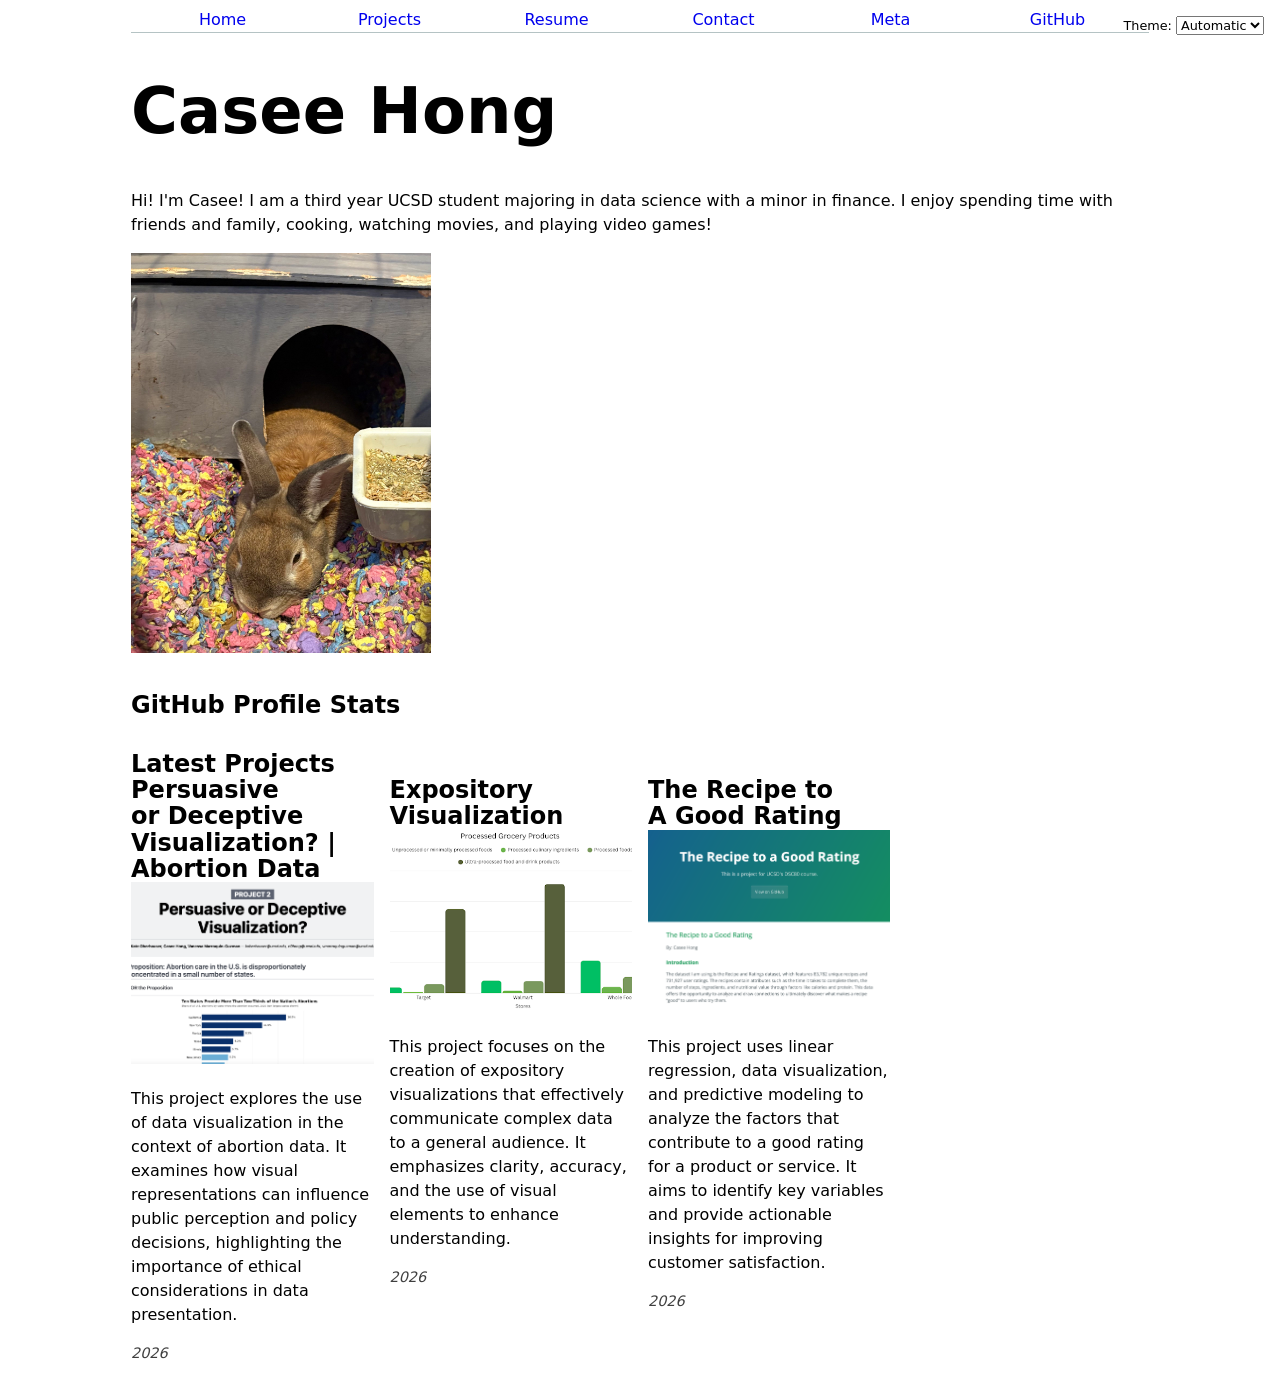
<file: index.html>
<!DOCTYPE html>
<html lang="en">
<head>
    <meta charset="UTF-8">
    <meta name="viewport" content="width=device-width, initial-scale=1.0">
    <title>Casee Hong: Personal site and portfolio</title>
    <link rel="stylesheet" href="styles.css">
    <script type="module" src="global.js"></script>
    <script src="index.js" type="module" defer></script>
</head>
<body>
    <h1>Casee Hong</h1>
    <p>Hi! I'm Casee! I am a third year UCSD student majoring in data science with a minor in finance. I enjoy spending time with friends and family, cooking, watching movies, and playing video games!</p>
    <img src="images/gibby.jpg" alt="My bunny, Gibby lying down in his house." class="shrunk-image">
    <div id="profile-stats">
        <h2>GitHub Profile Stats</h2>
    </div>
    <h2>Latest Projects</h2>
    <div class="projects"></div>
</body>
</html>
</file>
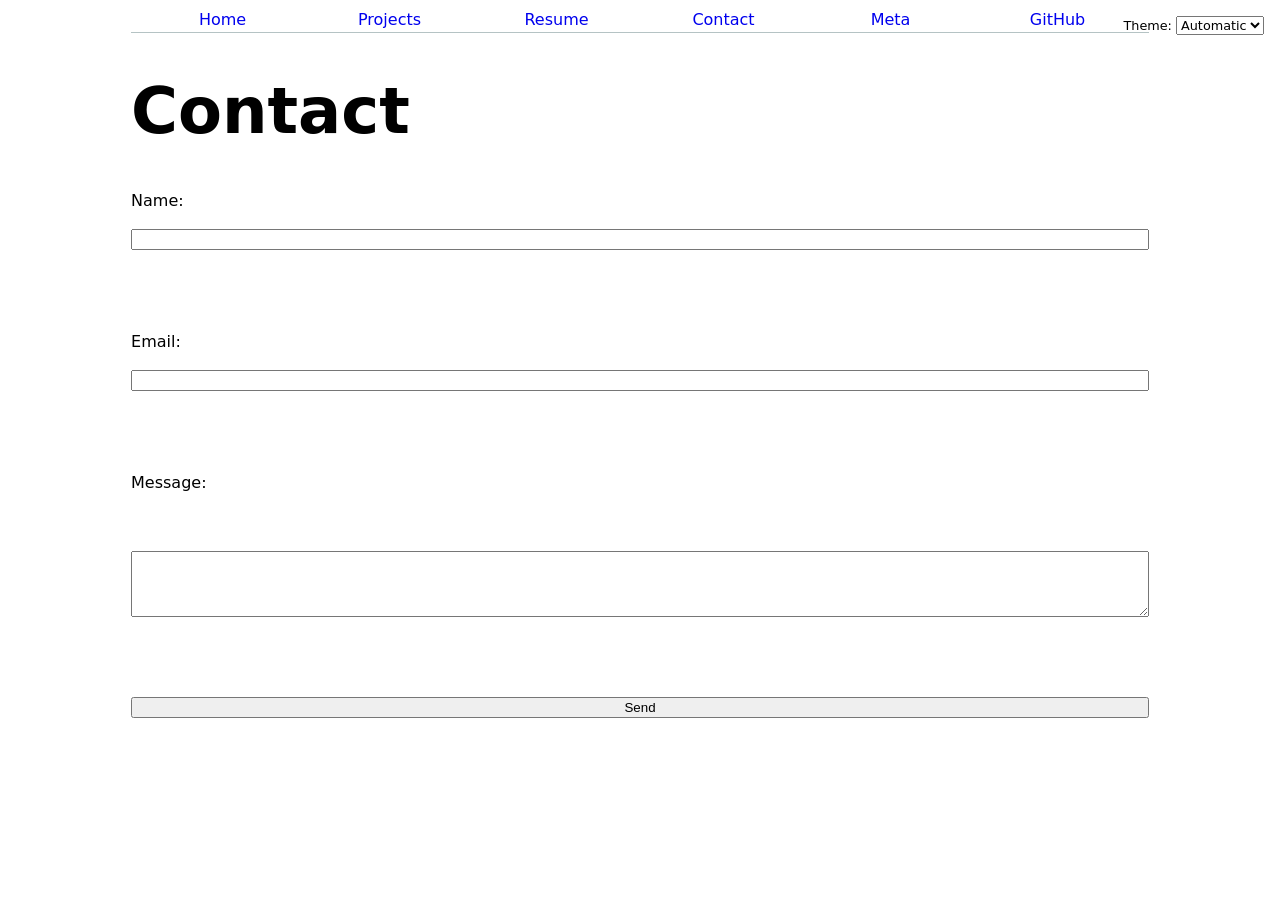
<file: contact/index.html>
<!DOCTYPE html>
<html lang="en">
<head>
    <meta charset="UTF-8">
    <meta name="viewport" content="width=device-width, initial-scale=1.0">
    <title>Contact</title>
    <link rel="stylesheet" href="../styles.css">
    <script type="module" src="../global.js"></script>
</head>
<body>
    <h1>Contact</h1>
    <form action="mailto:caseehong@gmail.com" method="POST" enctype="text/plain">
        <label for="name">Name:</label>
        <input type="text" id="name" name="name" required><br><br>
        <label for="email">Email:</label>
        <input type="email" id="email" name="email" required><br><br>
        <label for="message">Message:</label><br>
        <textarea id="message" name="message" rows="4" cols="50" required></textarea><br><br>
        <input type="submit" value="Send">
    
</body>
</html>
</file>
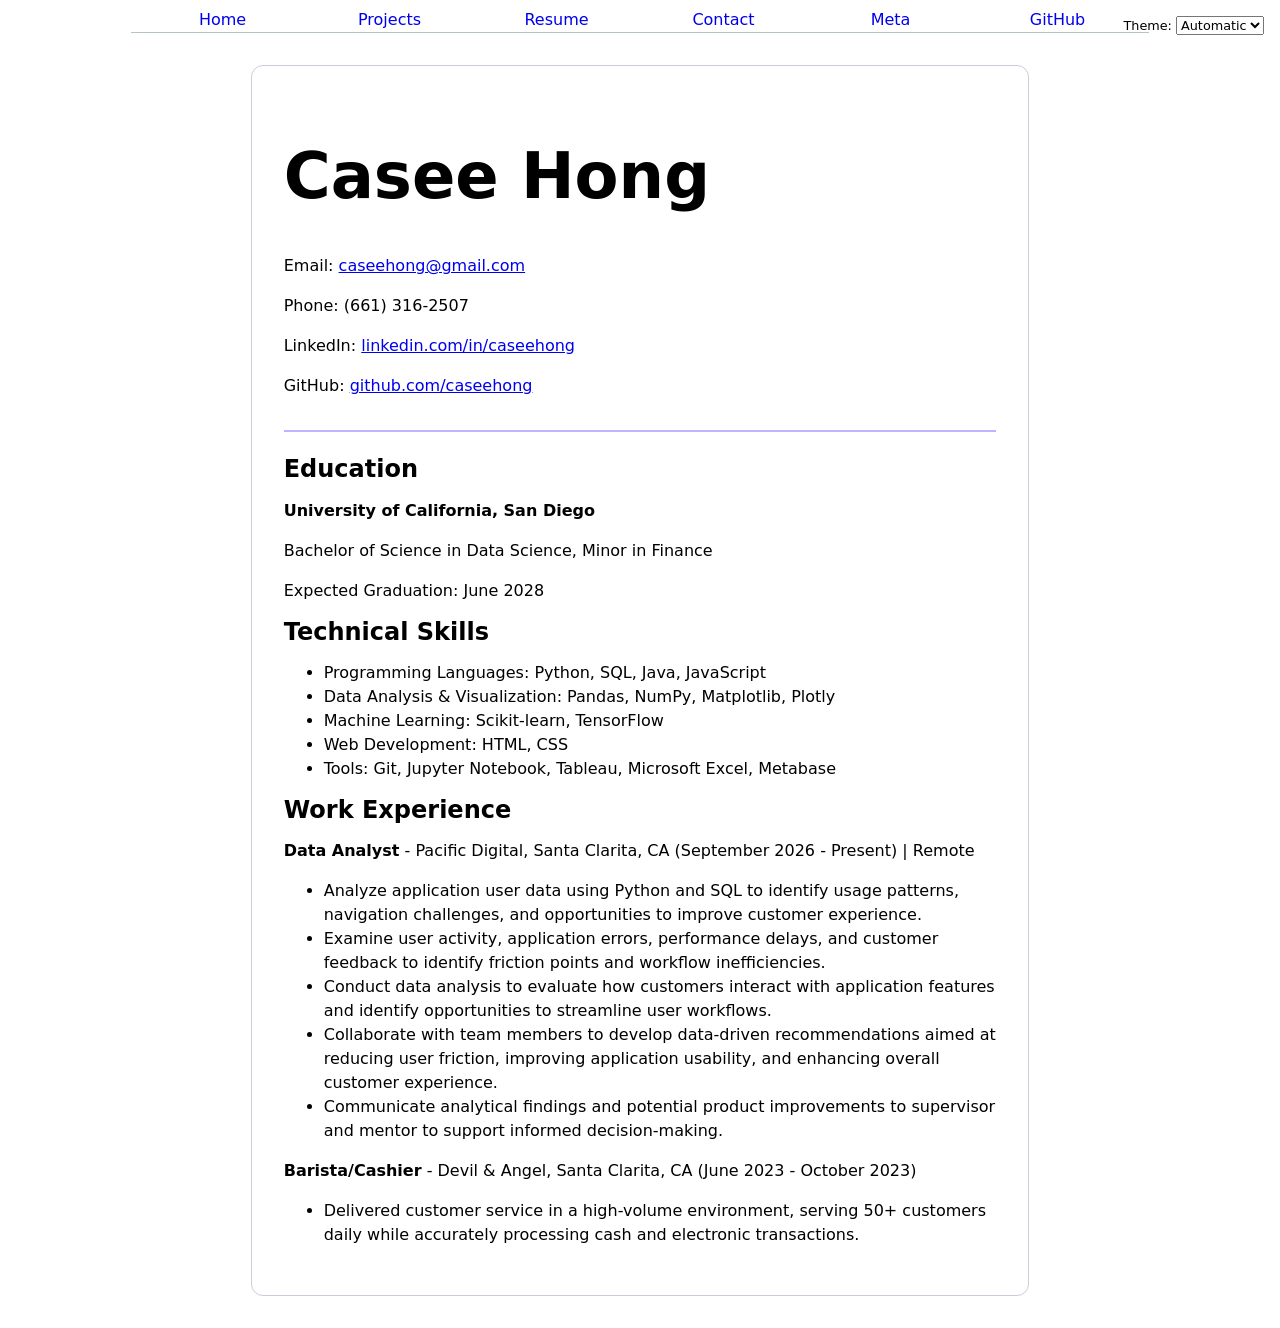
<file: resume/index.html>
<!DOCTYPE html>
<html lang="en">
<head>
    <meta charset="UTF-8">
    <meta name="viewport" content="width=device-width, initial-scale=1.0">
    <title>Resume</title>
    <link rel="stylesheet" href="../styles.css">
    <script type="module" src="../global.js"></script>
</head>
<body>
    <div class="resume-container">

        <header>
            <h1>Casee Hong</h1>
            <div class="contact-info">
                <p>Email: <a href="mailto:caseehong@gmail.com">caseehong@gmail.com</a></p>
                <p>Phone: (661) 316-2507</p>
                <p>LinkedIn: <a href="https://www.linkedin.com/in/caseehong/" target="_blank">linkedin.com/in/caseehong</a></p>
                <p>GitHub: <a href="https://github.com/caseehong" target="_blank">github.com/caseehong</a></p>
            </div>
        </header>

        <section class="education">
            <h2>Education</h2>
            <p><strong>University of California, San Diego</strong></p>
            <p>Bachelor of Science in Data Science, Minor in Finance</p>
            <p>Expected Graduation: June 2028</p>
        </section>

        <section class=""technical-skills">
            <h2>Technical Skills</h2>
            <ul>
                <li>Programming Languages: Python, SQL, Java, JavaScript</li>
                <li>Data Analysis & Visualization: Pandas, NumPy, Matplotlib, Plotly</li>
                <li>Machine Learning: Scikit-learn, TensorFlow</li>
                <li>Web Development: HTML, CSS</li>
                <li>Tools: Git, Jupyter Notebook, Tableau, Microsoft Excel, Metabase</li>
            </ul>
        </section>

        <section class="experience">
            <h2>Work Experience</h2>
            <p><strong>Data Analyst</strong> - Pacific Digital, Santa Clarita, CA (September 2026 - Present) | Remote</p>
            <ul>
                <li>Analyze application user data using Python and SQL to identify usage patterns, navigation challenges, and opportunities to improve customer experience.</li>
                <li>Examine user activity, application errors, performance delays, and customer feedback to identify friction points and workflow inefficiencies.</li>
                <li>Conduct data analysis to evaluate how customers interact with application features and identify opportunities to streamline user workflows.</li>
                <li>Collaborate with team members to develop data-driven recommendations aimed at reducing user friction, improving application usability, and enhancing overall customer experience.</li>
                <li>Communicate analytical findings and potential product improvements to supervisor and mentor to support informed decision-making.</li>
            </ul>
            <p><strong>Barista/Cashier</strong> - Devil & Angel, Santa Clarita, CA (June 2023 - October 2023)</p>
            <ul>
                <li>Delivered customer service in a high-volume environment, serving 50+ customers daily while accurately processing cash and electronic transactions.</li>
            </ul>
    </div>

    
</body>
</html>
</file>
<file: styles.css>
:root {
  --color-accent: oklch(80.559% 0.10861 293.944);
  accent-color: var(--color-accent);
  color-scheme: light dark;
}

body {
  /* Set line height to 1.5 times the font size
	   and use the OS’s UI font as the website font
	 */
  font: 100%/1.5 system-ui;

  max-width: 100ch;
  margin-inline: auto;
  padding-inline: 1rem;
}

.shrunk-image {
  width: 300px;
  max-width: 100%;
  height: auto;
}

nav ul,
nav li {
  display: contents;
}

nav {
  --border-color: oklch(50% 10% 200 / 40%);
  display: flex;
  text-decoration: none;
  color: inherit;
  text-align: center;
  padding-inline: 0.5em;
  margin-bottom: 1em;
  border-bottom: 1px solid var(--border-color);
}

nav a {
  flex: 1;
  text-decoration: none;
}

nav a:hover {
  border-bottom: 0.4em solid var(--color-accent);
  background-color: color-mix(in oklch, var(--color-accent), canvas 85%);
}

.current {
  border-bottom: 0.4em solid var(--border-color);
  padding-inline: 0.3em;
}

.color-scheme {
  position: absolute;
  top: 1rem;
  right: 1rem;
  font-size: 80%;
}

select {
  font: inherit;
}

form {
  display: grid;
  grid-template-columns: auto 1fr;
  grid-template-columns: subgrid;
  grid-column: 1 / -1;
  gap: 1em;
}

.projects {
  display: grid;
  grid-template-columns: repeat(auto-fill, minmax(15em, 1fr));
  gap: 1em;
}

.chart-container {
  display: flex;
  flex-wrap: wrap;
  align-items: center;
  gap: 1em;
  margin-block: 2em;
}

#projects-plot {
  max-width: 20em;
  flex: 0 1 20em;
  overflow: visible;
}

#projects-plot path {
  cursor: pointer;
  transition: 300ms;
}

#projects-plot:has(path:hover) path:not(:hover) {
  opacity: 0.5;
}

.selected {
  --color: oklch(60% 45% 0) !important;
}

.selected:is(path) {
  fill: var(--color);
}

.legend {
  display: grid;
  flex: 1;
  grid-template-columns: repeat(auto-fill, minmax(9em, 1fr));
  gap: 0.75em 1em;
  min-width: min(100%, 18em);
  margin: 0;
  padding: 1em;
  border: 1px solid oklch(70% 0.02 290);
  border-radius: 0.5em;
  list-style: none;
}

.legend-item {
  display: flex;
  align-items: center;
  gap: 0.4em;
  min-width: 0;
}

.swatch {
  display: inline-block;
  width: 1em;
  aspect-ratio: 1;
  flex: 0 0 auto;
  border-radius: 0.2em;
  background-color: var(--color);
}

#profile-stats {
  margin-block: 2rem;
}

#stats .stats {
  display: grid;
  grid-template-columns: repeat(5, minmax(0, 1fr));
  grid-template-rows: repeat(2, auto);
  grid-auto-flow: column;
  gap: 0.5em;
  text-align: center;
}

#stats .stats dt,
#profile-stats dt {
  font-weight: 600;
}

#stats .stats dd,
#profile-stats dd {
  margin: 0;
  font-size: 1.5em;
}

#files {
  display: grid;
  grid-template-columns: 1fr 4fr;
  gap: 0.25em 1em;
}

#files > div {
  display: grid;
  grid-column: 1 / -1;
  grid-template-columns: subgrid;
}

#files dt {
  grid-column: 1;
}

#files dt small {
  display: block;
  font-size: 0.8em;
  opacity: 0.7;
}

#files dd {
  display: flex;
  grid-column: 2;
  flex-wrap: wrap;
  align-items: flex-start;
  align-content: flex-start;
  gap: 0.15em;
  margin: 0;
  padding-top: 0.6em;
}

.loc {
  display: flex;
  width: 0.5em;
  aspect-ratio: 1;
  border-radius: 50%;
  background: var(--color);
}

#scrolly-1,
#scrolly-2 {
  position: relative;
  display: flex;
  gap: 1rem;
}

#scrolly-1 > *,
#scrolly-2 > * {
  flex: 1;
  min-width: 0;
}

#scatter-story,
#file-story {
  position: relative;
}

#scatter-story .step,
#file-story .step {
  min-height: 50vh;
  padding-block: 1rem 30vh;
}

#scatter-plot,
#file-plot {
  position: sticky;
  top: 0;
  left: 0;
  bottom: auto;
  height: 50vh;
}

#file-plot {
  overflow-y: auto;
}

#scatter-plot #chart svg {
  display: block;
  width: 100%;
  height: auto;
}

@media (max-width: 700px) {
  #stats .stats {
    grid-template-columns: repeat(3, minmax(0, 1fr));
    grid-template-rows: repeat(4, auto);
  }
}

@media (max-width: 450px) {
  #stats .stats {
    grid-template-columns: repeat(2, minmax(0, 1fr));
    grid-template-rows: repeat(6, auto);
  }
}

#profile-stats dl {
  display: grid;
  grid-template-columns: repeat(4, minmax(0, 1fr));
  gap: 0.5em;
  text-align: center;
}

#profile-stats dt {
  grid-row: 1;
}

#profile-stats dd {
  grid-row: 2;
}

#chart .gridlines line {
  stroke: currentColor;
  stroke-opacity: 0.12;
}

#chart .gridlines path {
  display: none;
}

#chart .brush .selection {
  fill: var(--color-accent);
  fill-opacity: 0.2;
  stroke: var(--color-accent);
}

#chart circle.selected {
  fill: #ff6b6b;
}

#language-breakdown {
  display: grid;
  grid-template-columns: max-content 1fr;
  gap: 0.25em 1em;
}

#language-breakdown dt {
  font-weight: 600;
}

#language-breakdown dd {
  margin: 0;
}

#chart circle {
  transition: 200ms;
  transform-origin: center;
  transform-box: fill-box;

  @starting-style {
    r: 0;
  }
}

#chart circle:hover {
  transform: scale(1.5);
}

dl.info {
  display: grid;
  grid-template-columns: max-content 1fr;
  gap: 0.25em 1em;
  margin: 0;
}

dl.info dt {
  color: color-mix(in srgb, currentColor 65%, transparent);
}

dl.info dd {
  margin: 0;
}

dl.tooltip {
  position: fixed;
  top: 1em;
  left: 1em;
  z-index: 10;
  max-width: min(24rem, calc(100vw - 2rem));
  padding: 0.75em 1em;
  border: 1px solid color-mix(in srgb, currentColor 20%, transparent);
  border-radius: 0.5em;
  background: color-mix(in srgb, canvas 92%, transparent);
  box-shadow: 0 0.25em 1em rgb(0 0 0 / 18%);
  backdrop-filter: blur(0.5em);
  transition: opacity 150ms ease, visibility 150ms ease;
}

dl.tooltip[hidden] {
  opacity: 0;
  visibility: hidden;
}

article {
  grid-template-rows: subgrid;
  grid-row: span 3;
}

h2 {
  margin: 0;
  line-height: 1.1;
  text-wrap: balance;
}

h1 {
  font-size: 400%;
  line-height: 1.1;
  text-wrap: balance;
}

h3, h4, h5, h6 {
  line-height: 1.1;
  text-wrap: balance;
}

.resume-container {
  max-width: 70ch;
  margin: 2rem auto;
  padding: 2rem;
  border: 1px solid oklch(85% 0.02 290);
  border-radius: 0.75rem;
}

.resume-container header {
  border-bottom: 2px solid var(--color-accent);
  margin-bottom: 1.5rem;
  padding-bottom: 1rem;
}

.projects img {
  width: 100%;
  aspect-ratio: 4 / 3;
  object-fit: cover;
}

.project-year {
  margin-block: 0.5em 0;
  font-size: 0.9em;
  font-style: italic;
  opacity: 0.75;
}
</file>
